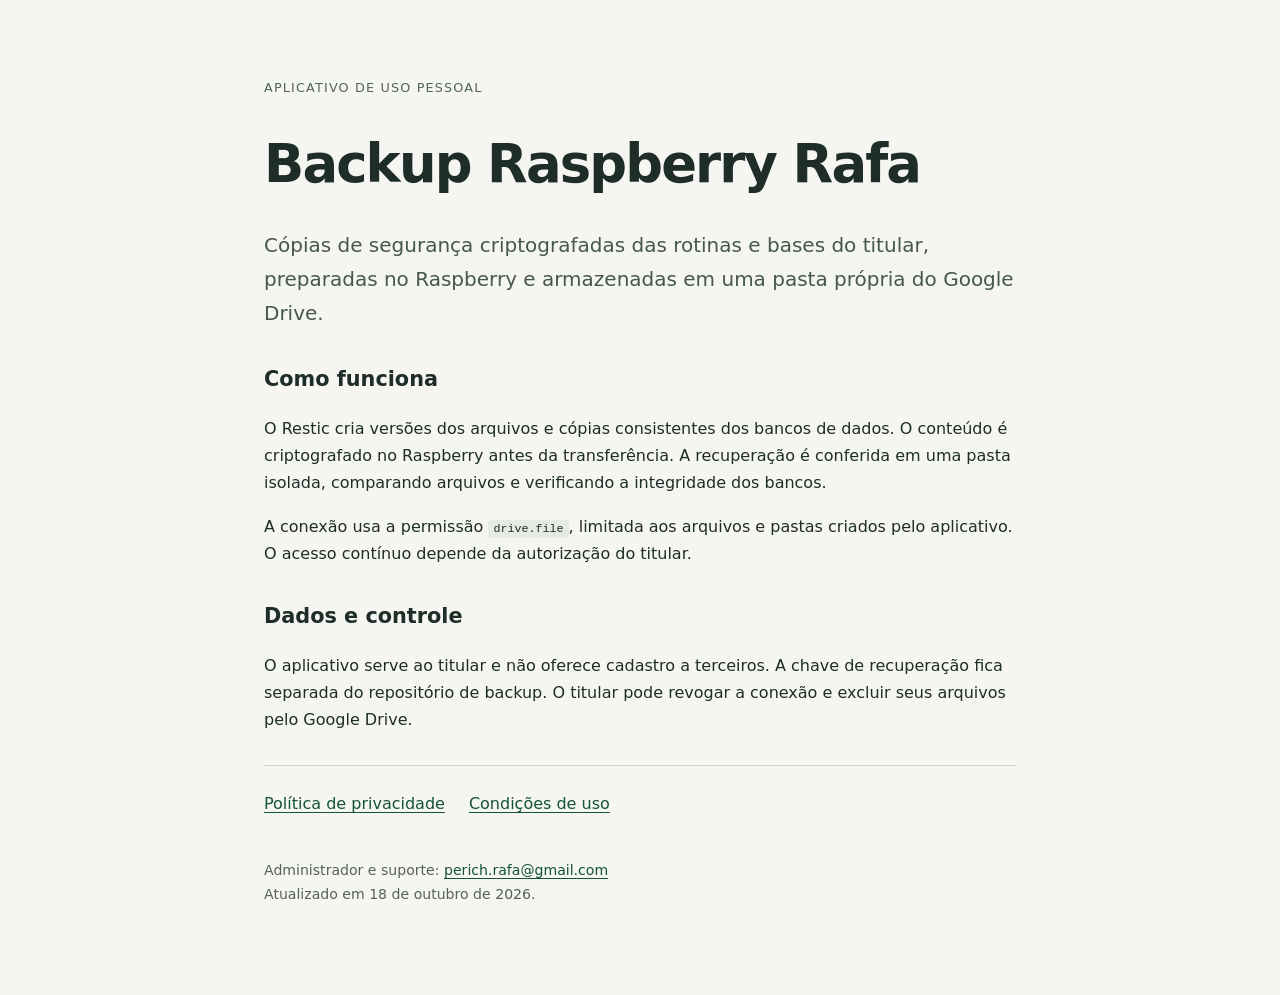
<file: index.html>
<!doctype html><html lang="pt-BR"><meta charset="utf-8"><meta name="viewport" content="width=device-width,initial-scale=1"><title>Backup Raspberry Rafa</title><link rel="stylesheet" href="style.css"><main><p class="eyebrow">Aplicativo de uso pessoal</p><h1>Backup Raspberry Rafa</h1><p class="lead">Cópias de segurança criptografadas das rotinas e bases do titular, preparadas no Raspberry e armazenadas em uma pasta própria do Google Drive.</p><h2>Como funciona</h2><p>O Restic cria versões dos arquivos e cópias consistentes dos bancos de dados. O conteúdo é criptografado no Raspberry antes da transferência. A recuperação é conferida em uma pasta isolada, comparando arquivos e verificando a integridade dos bancos.</p><p>A conexão usa a permissão <code>drive.file</code>, limitada aos arquivos e pastas criados pelo aplicativo. O acesso contínuo depende da autorização do titular.</p><h2>Dados e controle</h2><p>O aplicativo serve ao titular e não oferece cadastro a terceiros. A chave de recuperação fica separada do repositório de backup. O titular pode revogar a conexão e excluir seus arquivos pelo Google Drive.</p><nav><a href="privacidade.html">Política de privacidade</a><a href="termos.html">Condições de uso</a></nav><footer>Administrador e suporte: <a href="mailto:perich.rafa@gmail.com">perich.rafa@gmail.com</a><br>Atualizado em 18 de outubro de 2026.</footer></main></html>
</file>
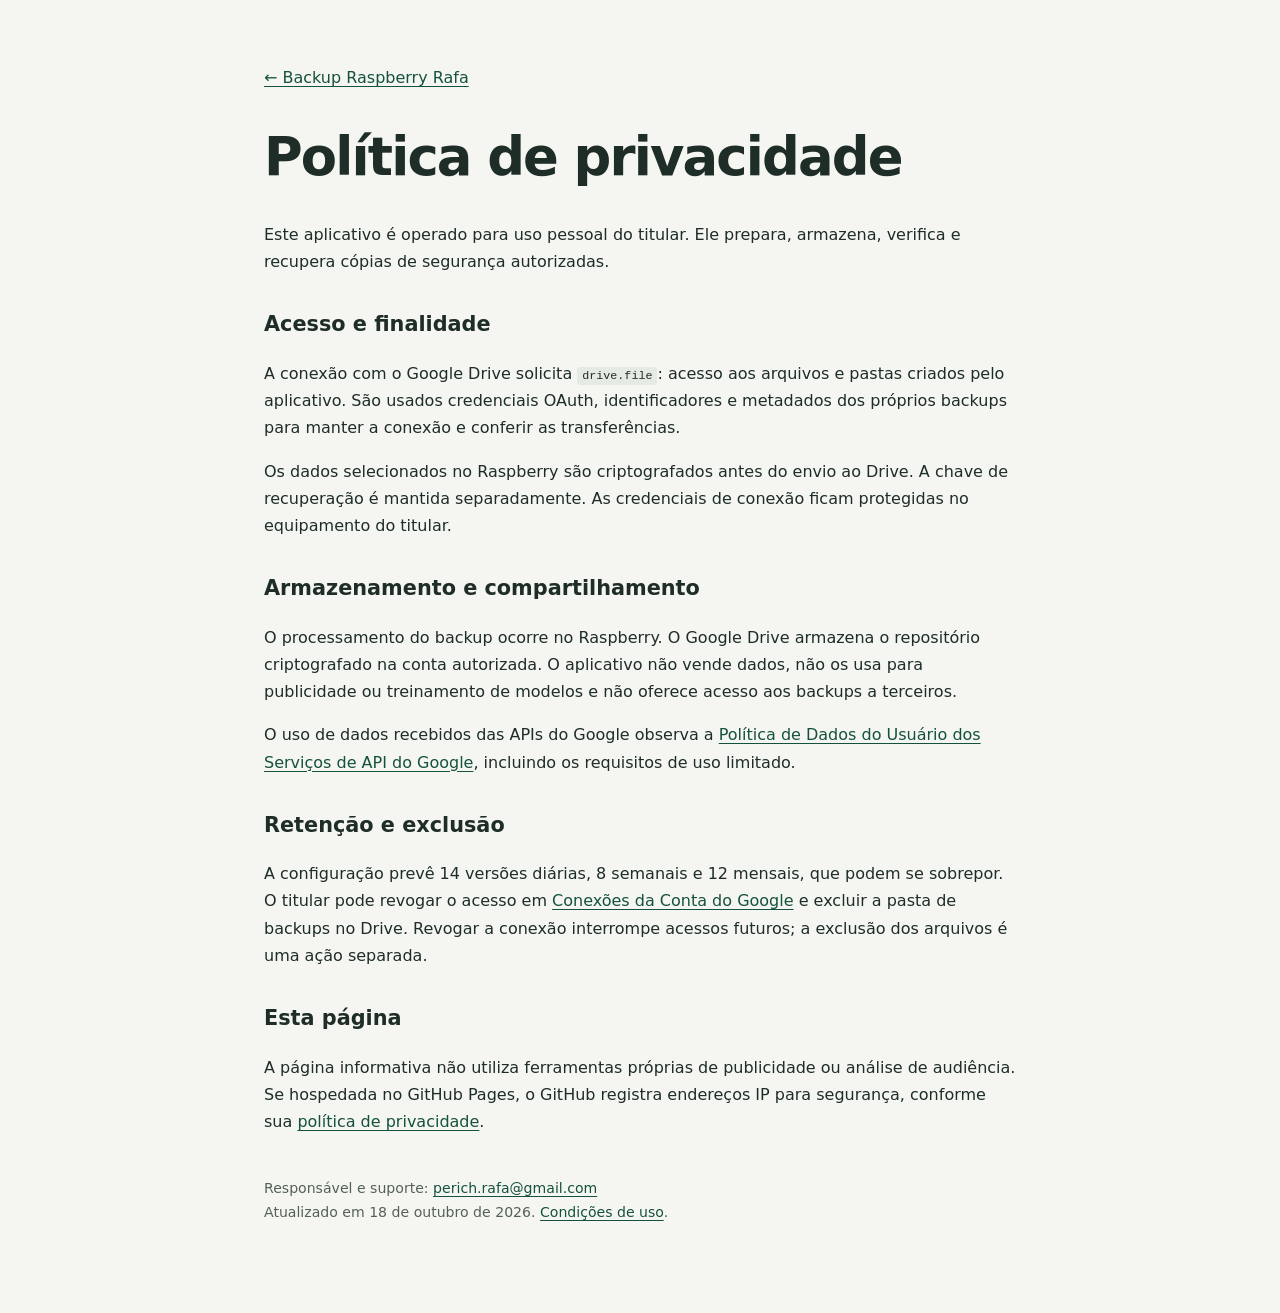
<file: privacidade.html>
<!doctype html><html lang="pt-BR"><meta charset="utf-8"><meta name="viewport" content="width=device-width,initial-scale=1"><title>Privacidade · Backup Raspberry Rafa</title><link rel="stylesheet" href="style.css"><main><a href="index.html">← Backup Raspberry Rafa</a><h1>Política de privacidade</h1><p>Este aplicativo é operado para uso pessoal do titular. Ele prepara, armazena, verifica e recupera cópias de segurança autorizadas.</p><h2>Acesso e finalidade</h2><p>A conexão com o Google Drive solicita <code>drive.file</code>: acesso aos arquivos e pastas criados pelo aplicativo. São usados credenciais OAuth, identificadores e metadados dos próprios backups para manter a conexão e conferir as transferências.</p><p>Os dados selecionados no Raspberry são criptografados antes do envio ao Drive. A chave de recuperação é mantida separadamente. As credenciais de conexão ficam protegidas no equipamento do titular.</p><h2>Armazenamento e compartilhamento</h2><p>O processamento do backup ocorre no Raspberry. O Google Drive armazena o repositório criptografado na conta autorizada. O aplicativo não vende dados, não os usa para publicidade ou treinamento de modelos e não oferece acesso aos backups a terceiros.</p><p>O uso de dados recebidos das APIs do Google observa a <a href="https://developers.google.com/terms/api-services-user-data-policy">Política de Dados do Usuário dos Serviços de API do Google</a>, incluindo os requisitos de uso limitado.</p><h2>Retenção e exclusão</h2><p>A configuração prevê 14 versões diárias, 8 semanais e 12 mensais, que podem se sobrepor. O titular pode revogar o acesso em <a href="https://myaccount.google.com/connections">Conexões da Conta do Google</a> e excluir a pasta de backups no Drive. Revogar a conexão interrompe acessos futuros; a exclusão dos arquivos é uma ação separada.</p><h2>Esta página</h2><p>A página informativa não utiliza ferramentas próprias de publicidade ou análise de audiência. Se hospedada no GitHub Pages, o GitHub registra endereços IP para segurança, conforme sua <a href="https://docs.github.com/en/site-policy/privacy-policies/github-general-privacy-statement">política de privacidade</a>.</p><footer>Responsável e suporte: <a href="mailto:perich.rafa@gmail.com">perich.rafa@gmail.com</a><br>Atualizado em 18 de outubro de 2026. <a href="termos.html">Condições de uso</a>.</footer></main></html>
</file>
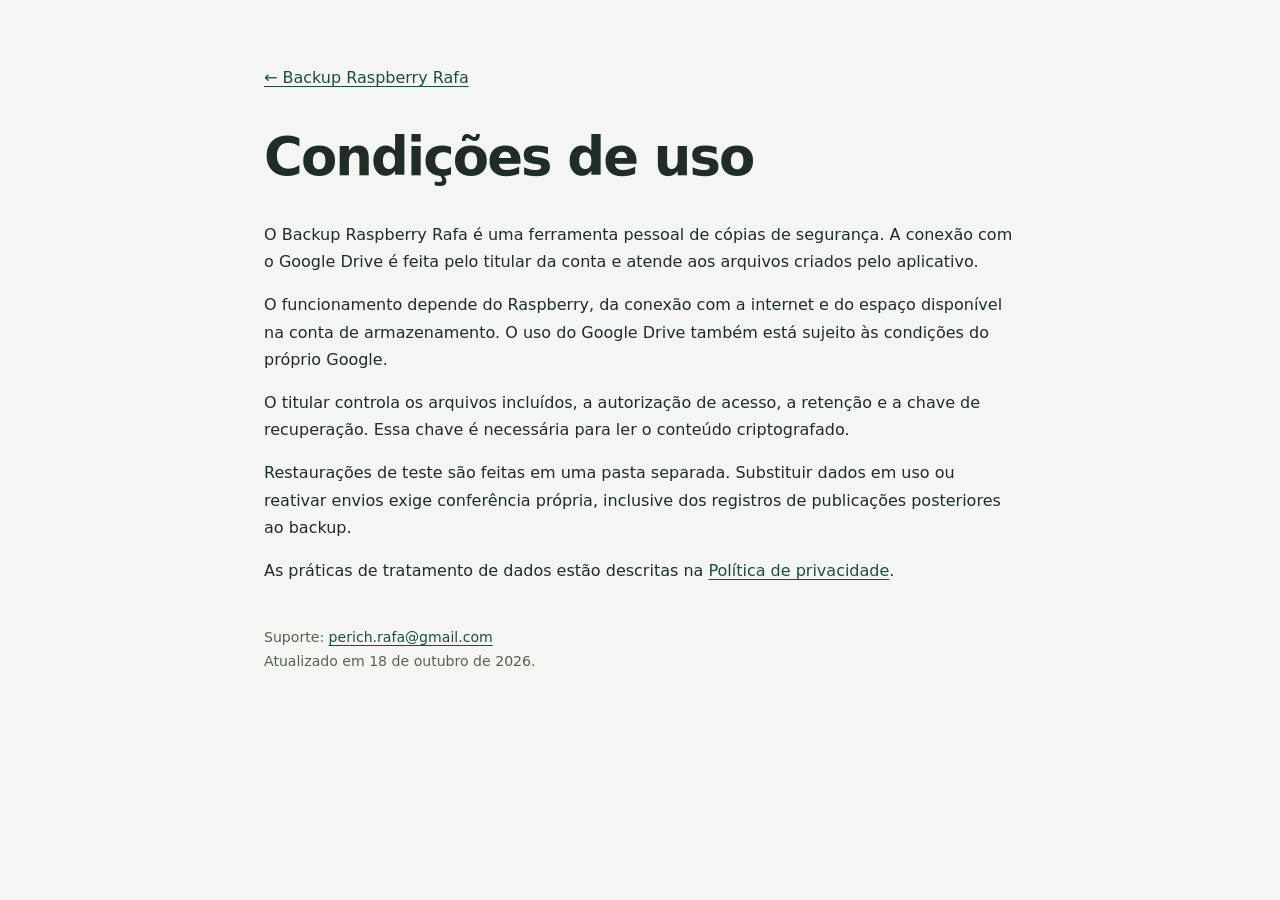
<file: termos.html>
<!doctype html><html lang="pt-BR"><meta charset="utf-8"><meta name="viewport" content="width=device-width,initial-scale=1"><title>Condições de uso · Backup Raspberry Rafa</title><link rel="stylesheet" href="style.css"><main><a href="index.html">← Backup Raspberry Rafa</a><h1>Condições de uso</h1><p>O Backup Raspberry Rafa é uma ferramenta pessoal de cópias de segurança. A conexão com o Google Drive é feita pelo titular da conta e atende aos arquivos criados pelo aplicativo.</p><p>O funcionamento depende do Raspberry, da conexão com a internet e do espaço disponível na conta de armazenamento. O uso do Google Drive também está sujeito às condições do próprio Google.</p><p>O titular controla os arquivos incluídos, a autorização de acesso, a retenção e a chave de recuperação. Essa chave é necessária para ler o conteúdo criptografado.</p><p>Restaurações de teste são feitas em uma pasta separada. Substituir dados em uso ou reativar envios exige conferência própria, inclusive dos registros de publicações posteriores ao backup.</p><p>As práticas de tratamento de dados estão descritas na <a href="privacidade.html">Política de privacidade</a>.</p><footer>Suporte: <a href="mailto:perich.rafa@gmail.com">perich.rafa@gmail.com</a><br>Atualizado em 18 de outubro de 2026.</footer></main></html>
</file>
<file: style.css>
:root{font-family:system-ui,sans-serif;color:#1e2d27;background:#f5f6f1;line-height:1.7}*{box-sizing:border-box}main{max-width:800px;margin:auto;padding:56px 24px 80px}h1{font-size:clamp(2rem,6vw,3.3rem);line-height:1.12;letter-spacing:-.035em}h2{font-size:1.3rem;margin-top:2rem}p{margin:1em 0}.lead{font-size:1.25rem;color:#46574d}.eyebrow{font-size:.8rem;text-transform:uppercase;letter-spacing:.09em;color:#52655a}a{color:#15523b;text-underline-offset:3px}nav{display:flex;gap:24px;flex-wrap:wrap;border-top:1px solid #cdd8ce;padding-top:24px;margin-top:32px}footer{font-size:.88rem;color:#536157;margin-top:42px}code{font-size:.9em;background:#e5ebe2;padding:2px 5px;border-radius:3px}
</file>
